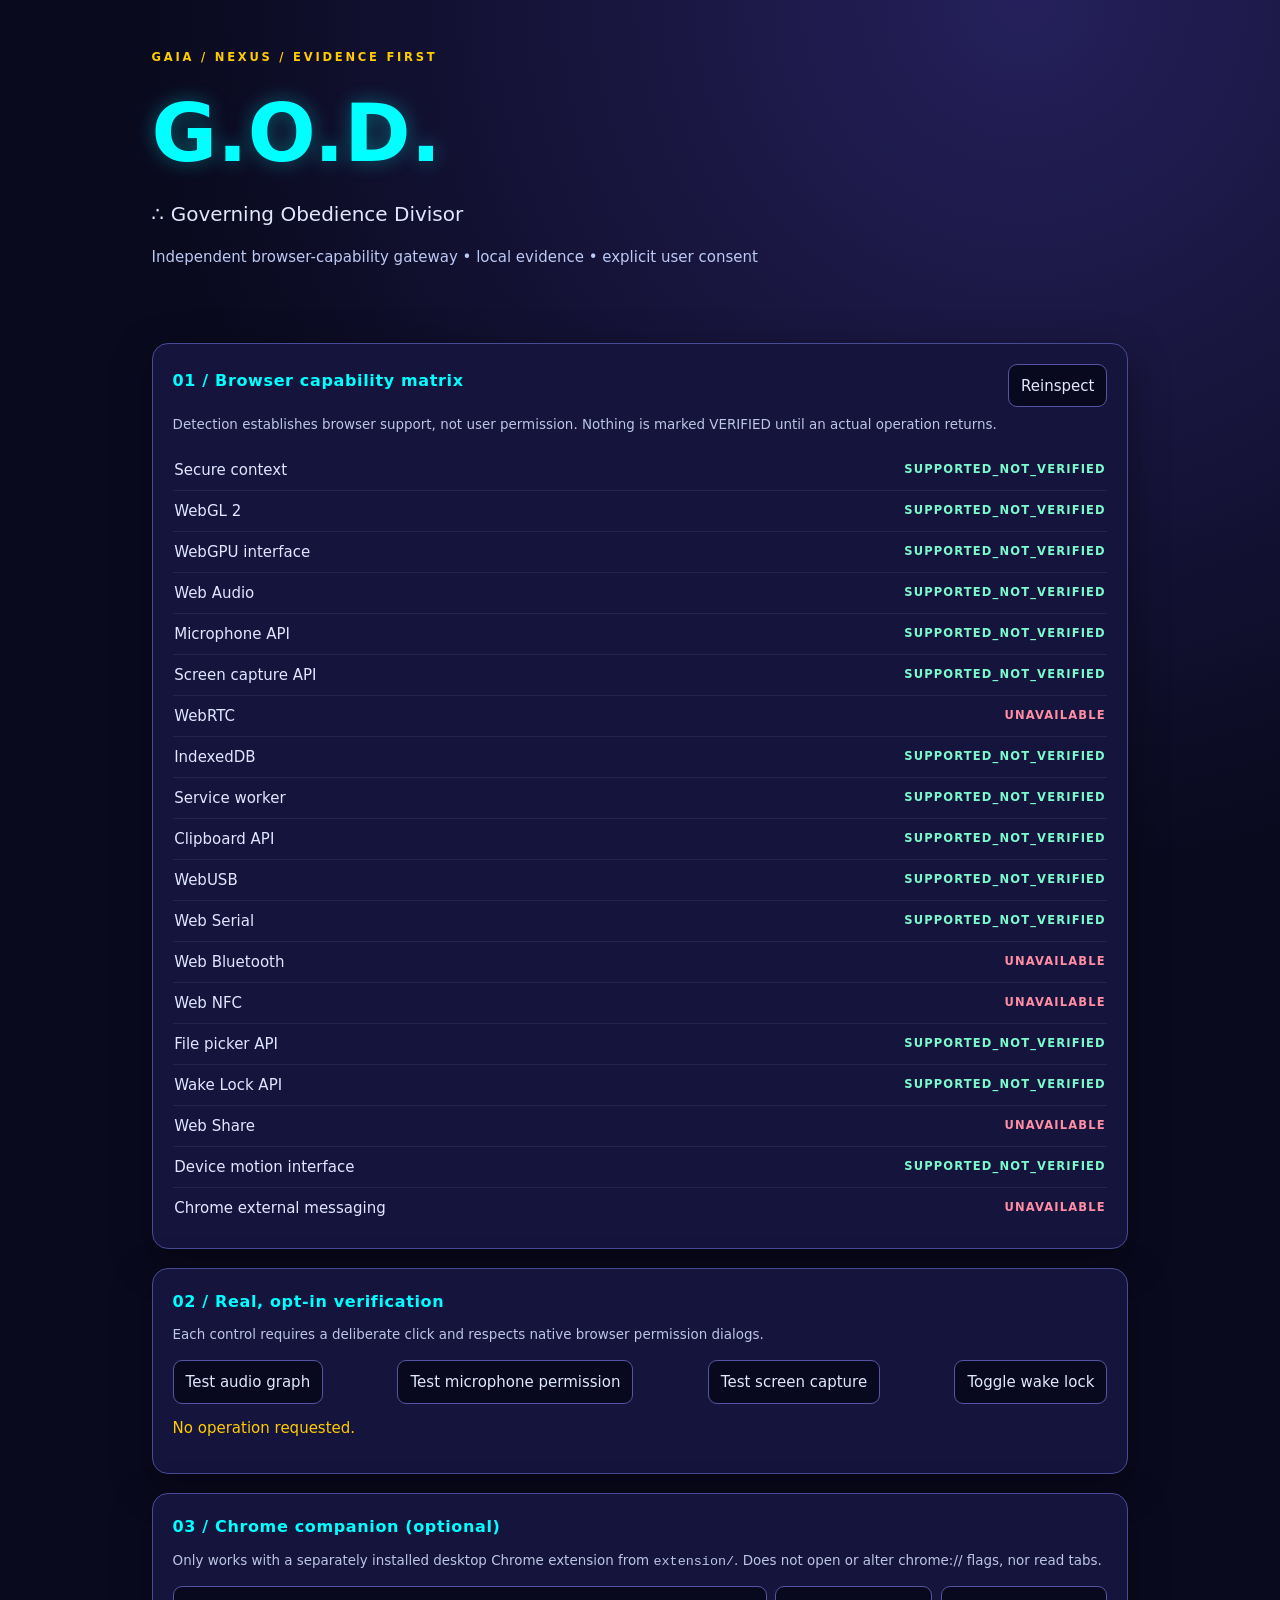
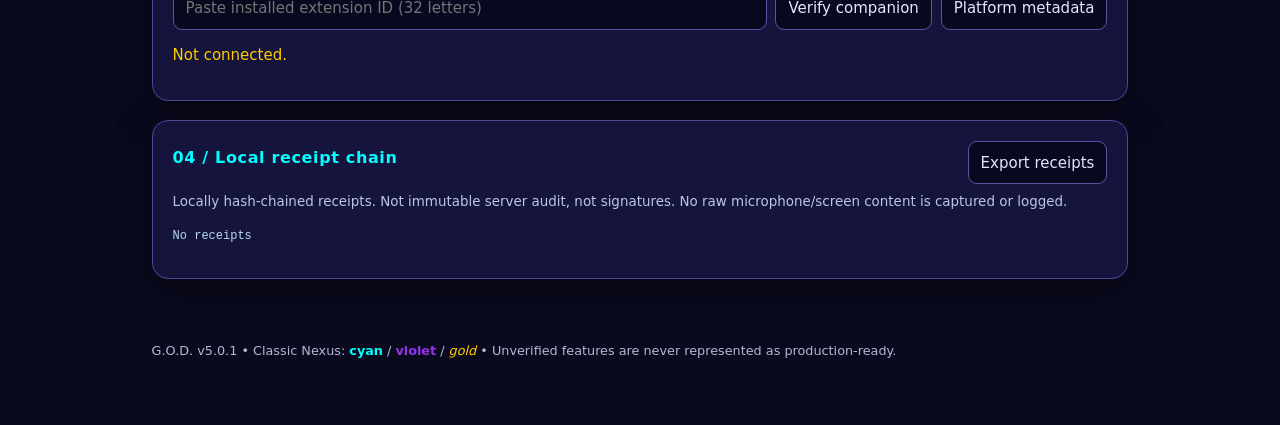
<file: index.html>
<!doctype html>
<html lang="en">
<head>
<meta charset="utf-8" />
<meta name="viewport" content="width=device-width, initial-scale=1" />
<meta name="theme-color" content="#0A0A1F" />
<meta http-equiv="Content-Security-Policy" content="default-src 'self'; script-src 'self'; style-src 'self'; img-src 'self' data:; connect-src 'self'; object-src 'none'; base-uri 'self'; form-action 'none'; upgrade-insecure-requests" />
<link rel="manifest" href="./manifest.webmanifest" />
<link rel="stylesheet" href="./style.css" />
<title>G.O.D. | Browser Capability Gate</title>
</head>
<body>
<header>
  <div class="eyebrow">GAIA / NEXUS / EVIDENCE FIRST</div>
  <h1>G.O.D. <span>∴ Governing Obedience Divisor</span></h1>
  <p>Independent browser-capability gateway • local evidence • explicit user consent</p>
</header>
<main>
 <section class="panel"><div class="section-heading"><h2>01 / Browser capability matrix</h2><button id="refresh">Reinspect</button></div><p class="hint">Detection establishes browser support, not user permission. Nothing is marked VERIFIED until an actual operation returns.</p><div id="matrix" aria-live="polite">Inspecting real browser capabilities…</div></section>
 <section class="panel"><h2>02 / Real, opt-in verification</h2><p class="hint">Each control requires a deliberate click and respects native browser permission dialogs.</p><div class="controls"><button id="audio">Test audio graph</button><button id="mic">Test microphone permission</button><button id="screen">Test screen capture</button><button id="wake">Toggle wake lock</button></div><output id="action-status" aria-live="polite">No operation requested.</output></section>
 <section class="panel"><h2>03 / Chrome companion (optional)</h2><p class="hint">Only works with a separately installed desktop Chrome extension from <code>extension/</code>. Does not open or alter chrome:// flags, nor read tabs.</p><div class="controls"><input id="extension-id" aria-label="Extension ID" placeholder="Paste installed extension ID (32 letters)" maxlength="32" autocomplete="off"><button id="ping">Verify companion</button><button id="platform">Platform metadata</button></div><output id="extension-status" aria-live="polite">Not connected.</output></section>
 <section class="panel"><div class="section-heading"><h2>04 / Local receipt chain</h2><button id="export">Export receipts</button></div><p class="hint">Locally hash-chained receipts. Not immutable server audit, not signatures. No raw microphone/screen content is captured or logged.</p><pre id="ledger">No receipts.</pre></section>
</main>
<footer>G.O.D. v5.0.1 • Classic Nexus: <b>cyan</b> / <strong>violet</strong> / <em>gold</em> • Unverified features are never represented as production-ready.</footer>
<script type="module" src="./app.mjs"></script>
</body></html>
</file>
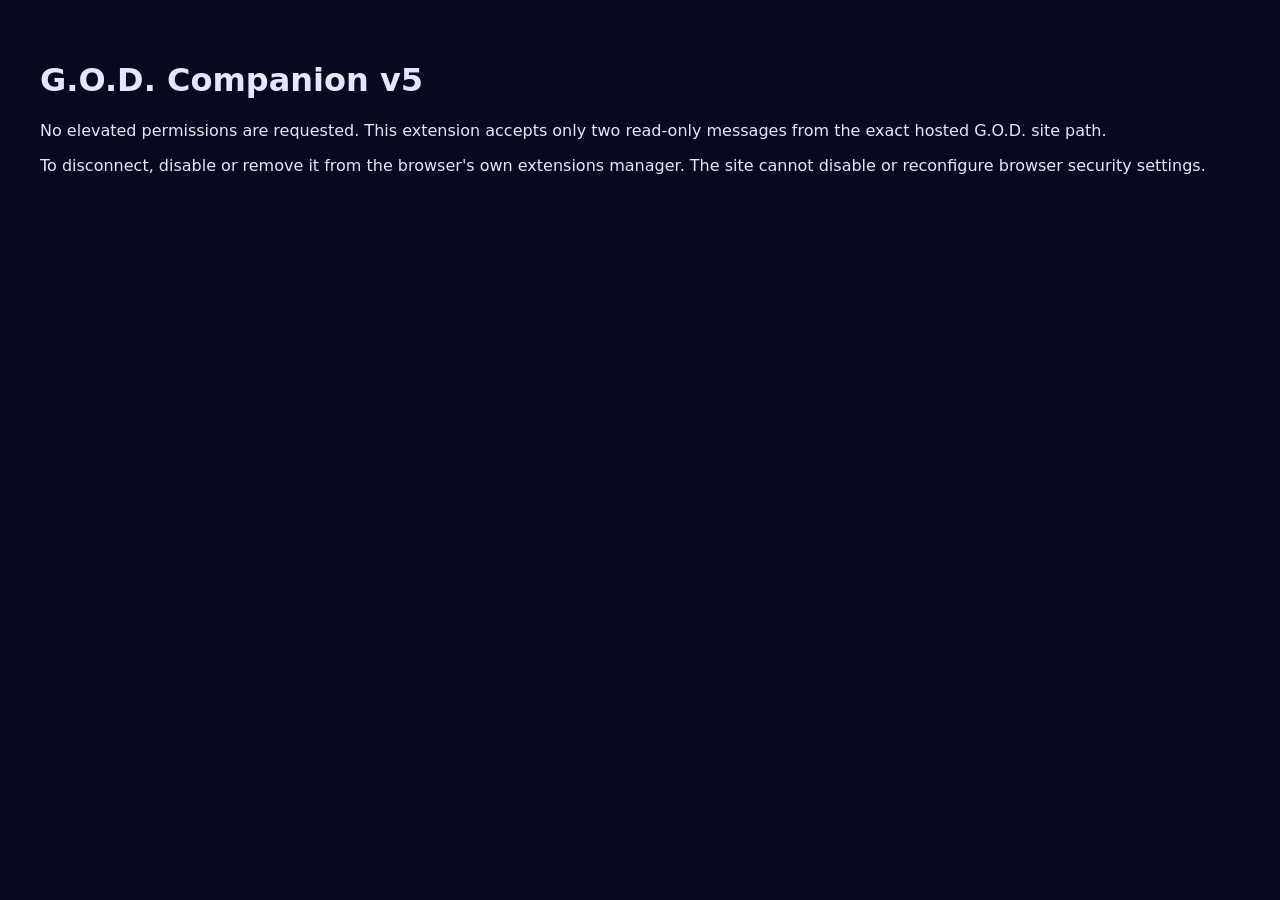
<file: extension/options.html>
<!doctype html><html lang="en"><head><meta charset="utf-8"><title>G.O.D. Companion Settings</title><style>body{font:16px system-ui;padding:2rem;background:#0A0A1F;color:#E0E7FF}a{color:#00FFFF}</style></head><body><h1>G.O.D. Companion v5</h1><p>No elevated permissions are requested. This extension accepts only two read-only messages from the exact hosted G.O.D. site path.</p><p>To disconnect, disable or remove it from the browser's own extensions manager. The site cannot disable or reconfigure browser security settings.</p></body></html>
</file>
<file: style.css>
:root{color-scheme:dark;--bg:#0A0A1F;--card:#14143D;--cyan:#00FFFF;--purple:#9333EA;--text:#E0E7FF;--gold:#FFCC00;--spectrum:#9932CC;--neon:#00E5FF}*{box-sizing:border-box}body{margin:0;min-height:100vh;background:radial-gradient(circle at 80% 0%,#25205b 0%,transparent 38%),var(--bg);color:var(--text);font:15px/1.6 system-ui,Arial,sans-serif}header,main,footer{max-width:1020px;margin:auto;padding:1.35rem}header{padding-top:3rem}.eyebrow{letter-spacing:.24em;color:var(--gold);font-size:.72rem;font-weight:800}h1{font-size:clamp(2.6rem,9vw,5rem);margin:.2rem 0;color:var(--cyan);text-shadow:0 0 20px #00ffff55}h1 span{display:block;font-size:clamp(.85rem,2.5vw,1.25rem);font-weight:400;color:var(--text);text-shadow:none}header p{color:#bbc9f4}.panel{margin:1rem 0 1.2rem;background:var(--card);border:1px solid #484a96;border-radius:16px;padding:1.25rem;box-shadow:0 12px 40px #0006}h2{font-size:1rem;letter-spacing:.04em;margin:0 0 .6rem;color:var(--cyan)}.section-heading,.controls{display:flex;gap:.55rem;justify-content:space-between;align-items:center;flex-wrap:wrap}.hint{font-size:.84rem;color:#bcc6e3;margin:.4rem 0 .9rem}button,input{font:inherit;background:#08091f;border:1px solid #5755a3;border-radius:9px;color:var(--text);padding:.55rem .75rem}input{flex:1;min-width:250px}button{cursor:pointer}button:hover,button:focus-visible{border-color:var(--cyan);color:var(--cyan)}button:focus-visible,input:focus-visible{outline:2px solid var(--gold);outline-offset:2px}.cap{display:flex;justify-content:space-between;align-items:center;gap:1rem;padding:.5rem .1rem;border-bottom:1px solid #ffffff12}.cap:last-child{border:0}.cap span:last-child{font-size:.72rem;text-transform:uppercase;letter-spacing:.1em;font-weight:750}.supported{color:#7dfacc}.unavailable{color:#ff8da4}output{display:block;min-height:2.5em;padding:.8rem 0;color:var(--gold);overflow-wrap:anywhere}pre{max-height:260px;overflow:auto;white-space:pre-wrap;font:12px/1.6 ui-monospace,monospace;color:#b5dbed}footer{font-size:.8rem;color:#afbad3;padding-bottom:4rem}footer b{color:var(--cyan)}footer strong{color:var(--purple)}footer em{color:var(--gold)}@media(max-width:600px){.cap{font-size:.9rem}}
</file>
